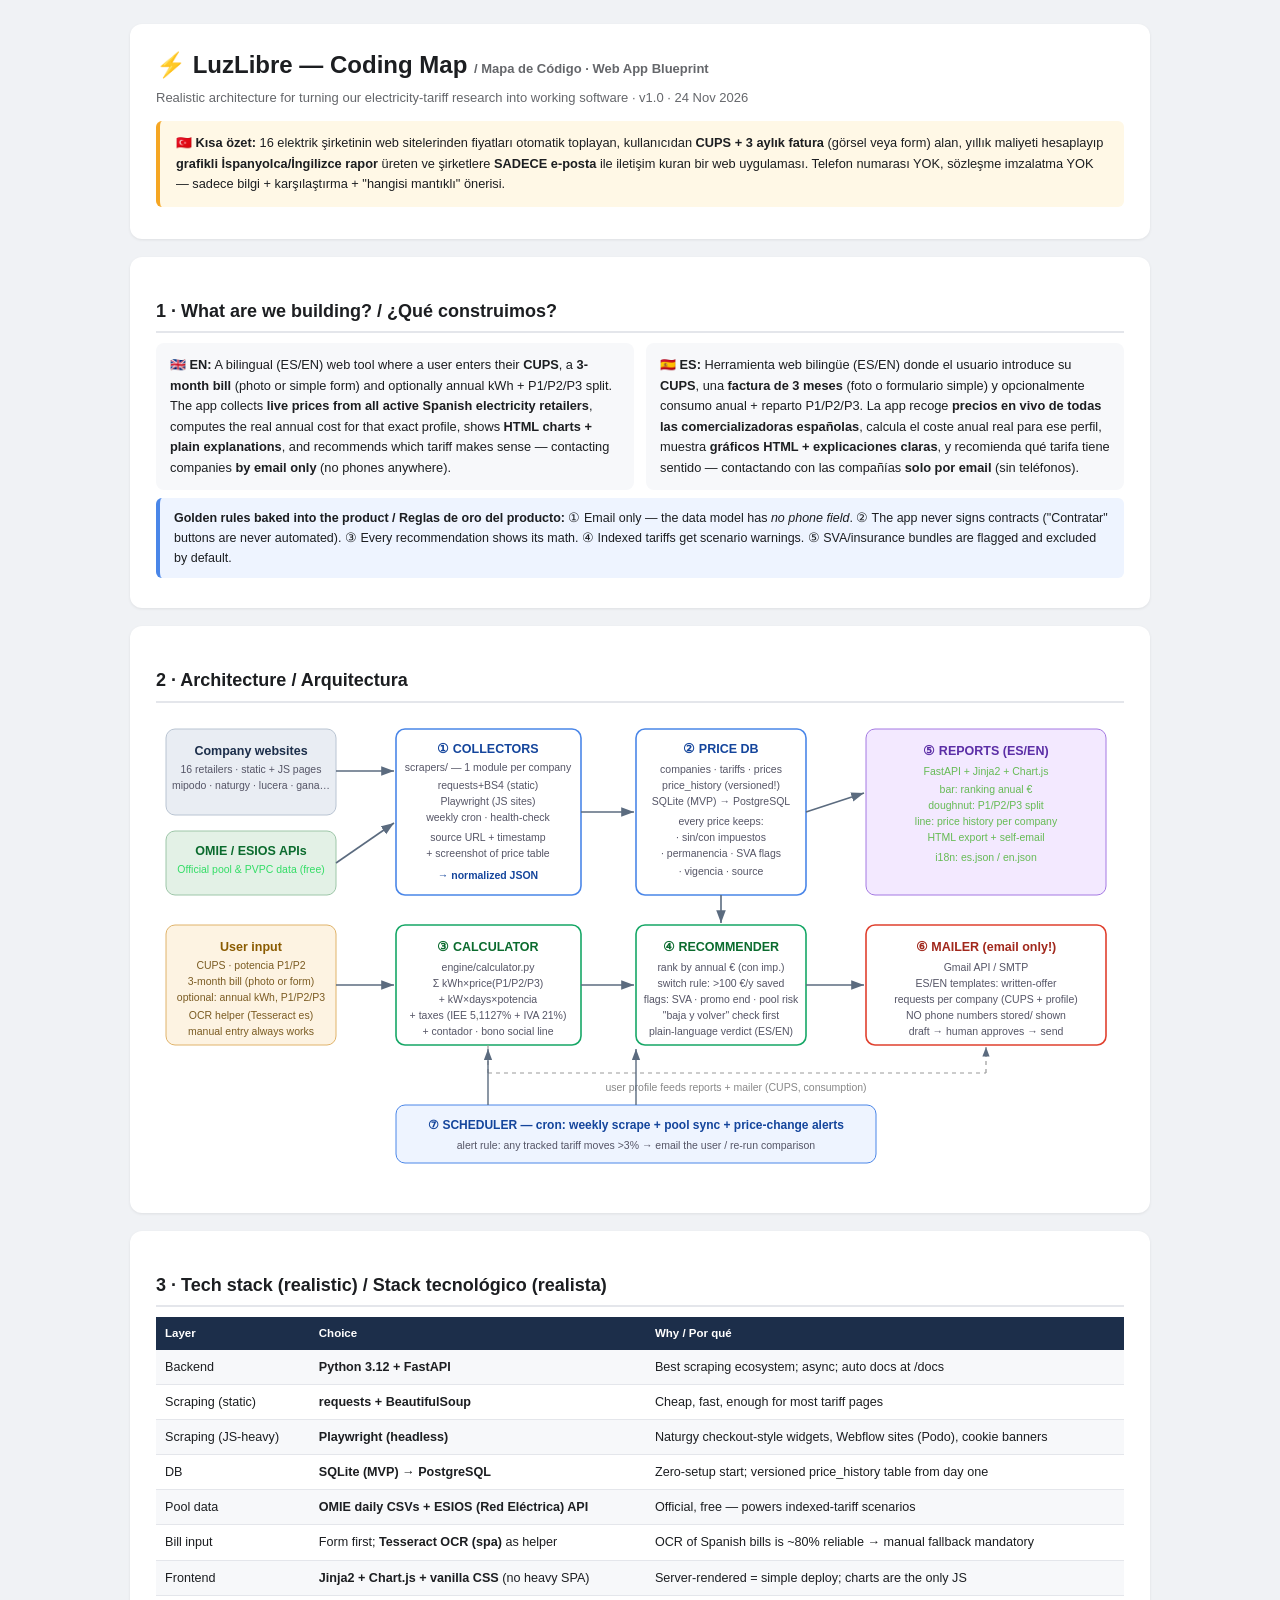
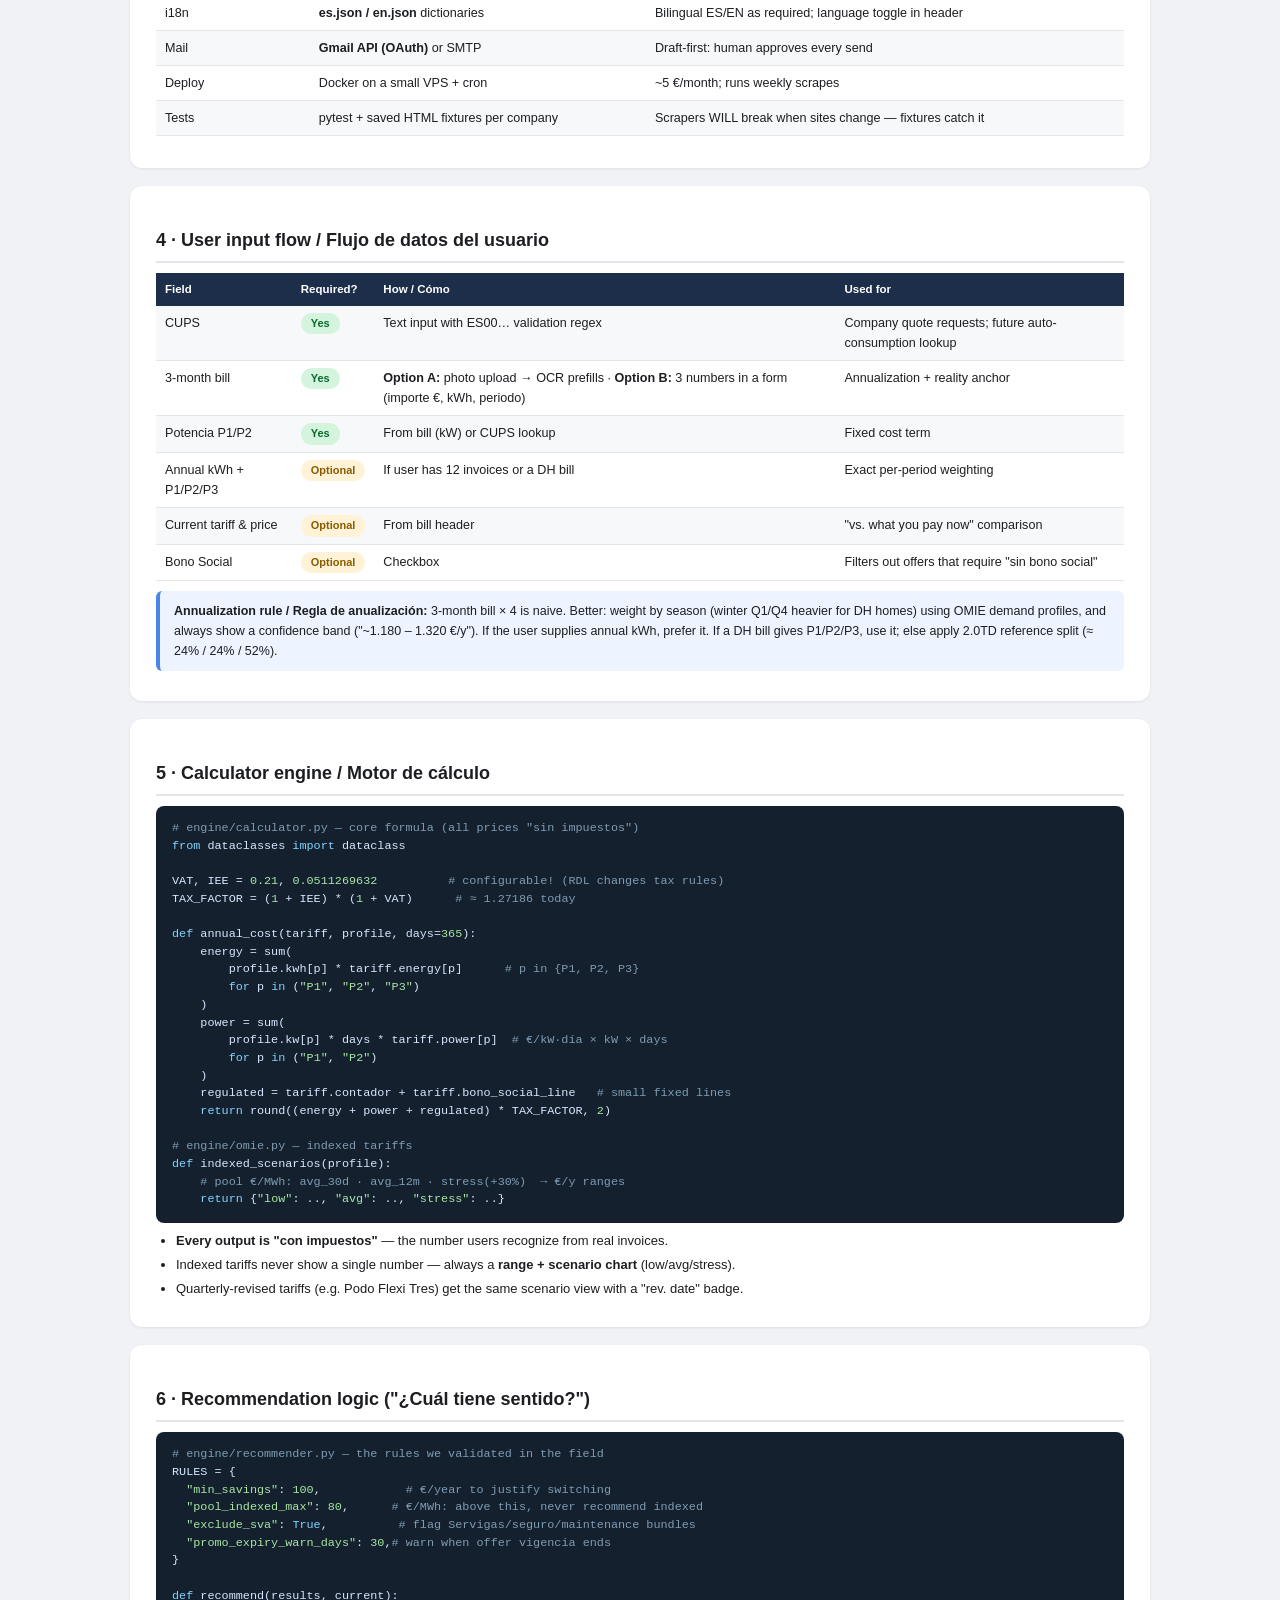
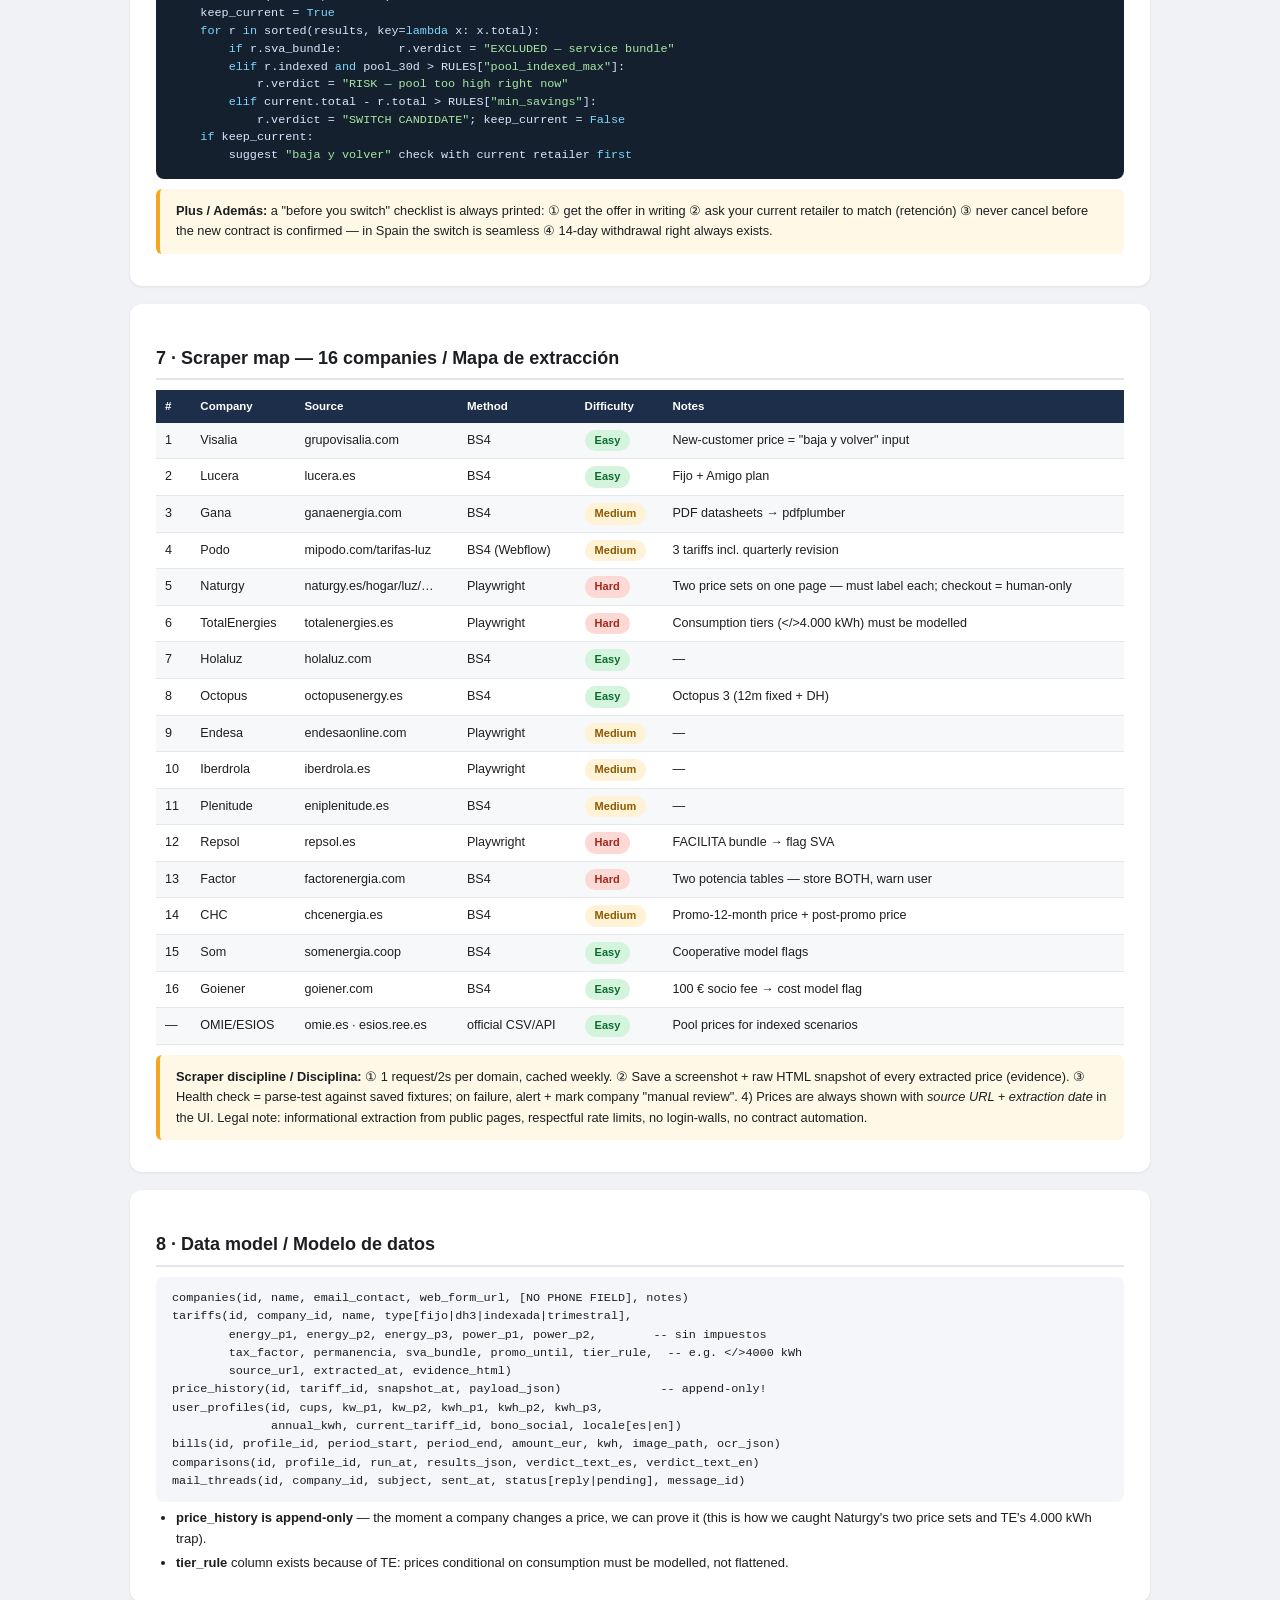
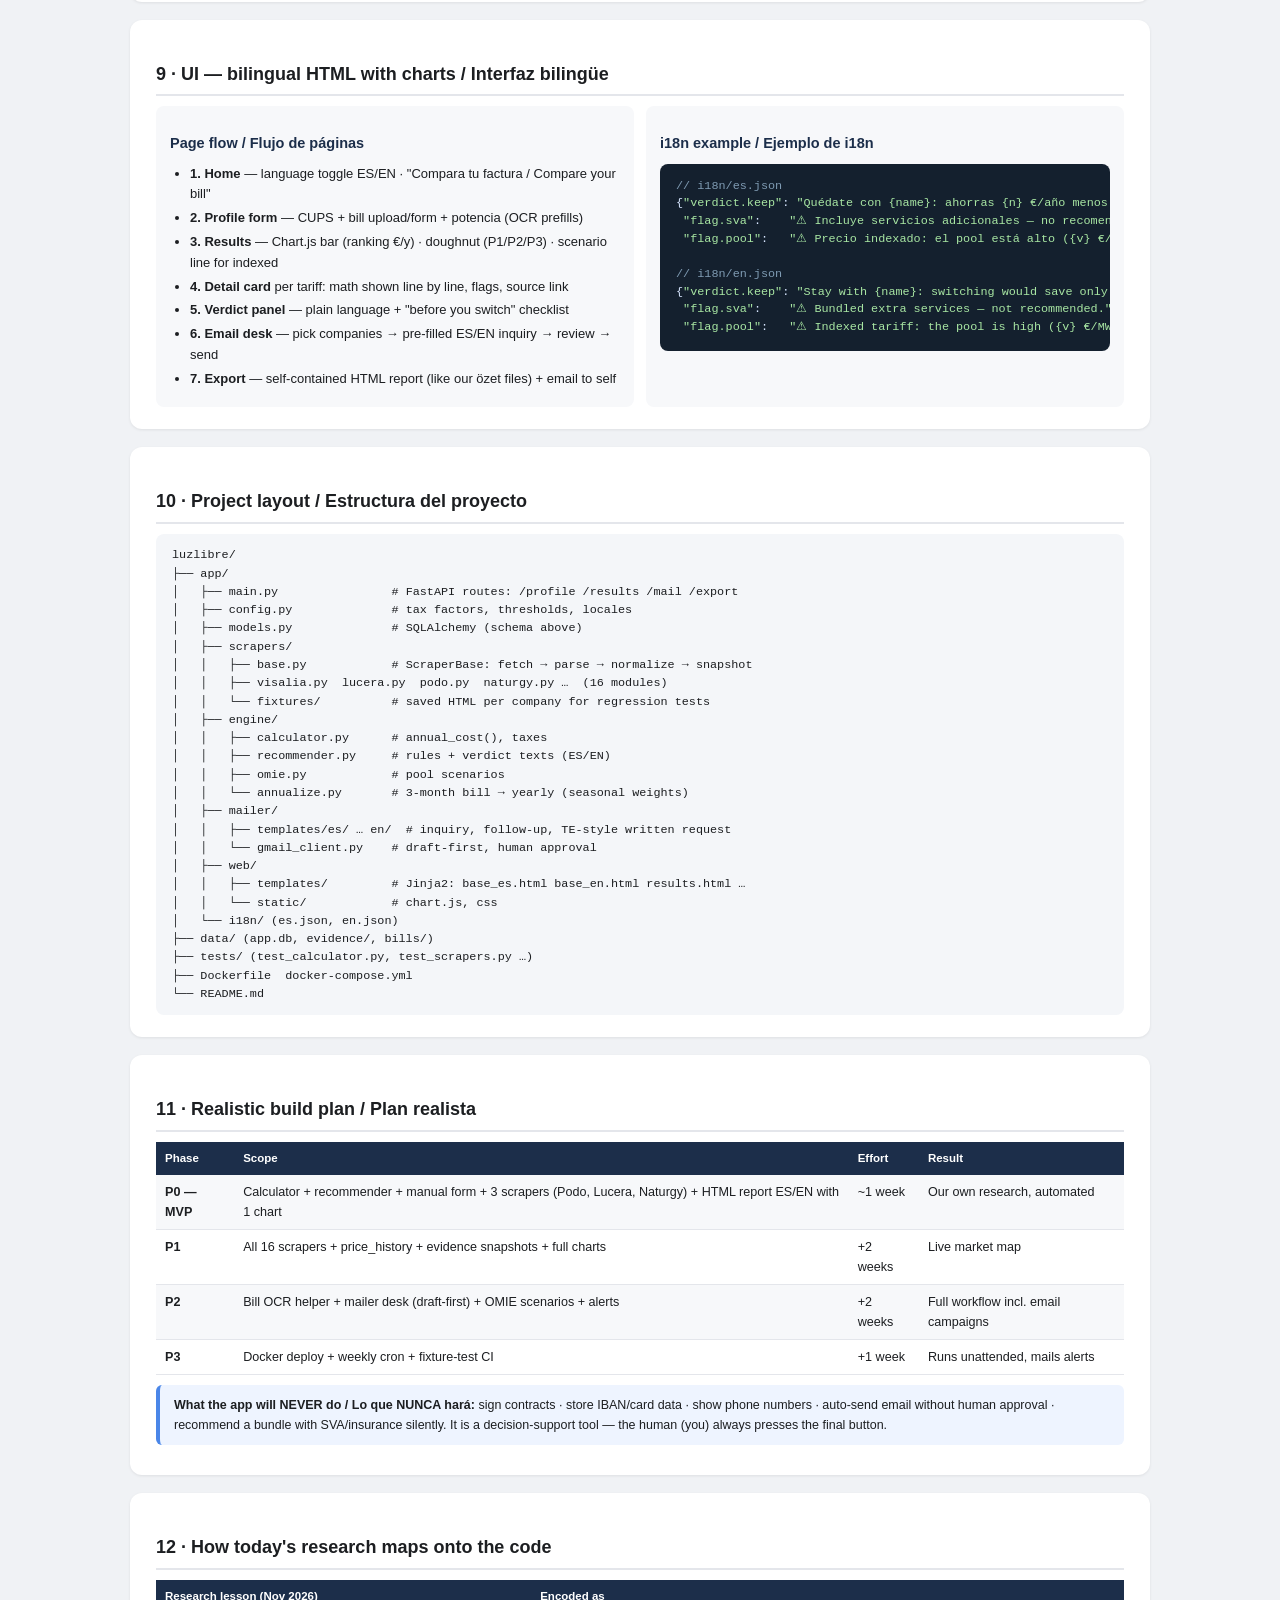
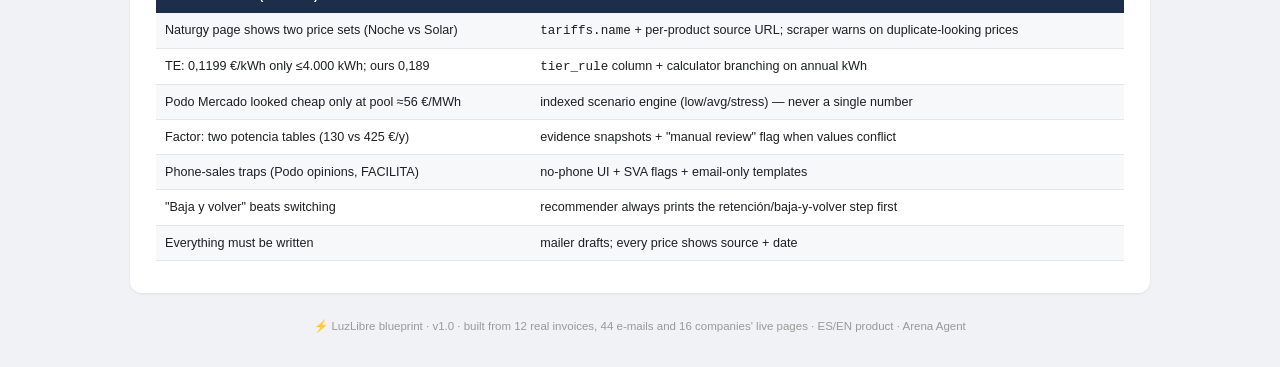
<file: docs/tarifa_app_kod_haritasi.html>
<!DOCTYPE html>
<html lang="en">
<head>
<meta charset="UTF-8">
<meta name="viewport" content="width=device-width, initial-scale=1.0">
<title>⚡ LuzLibre — Mapa de Código / Coding Map</title>
<style>
  * { box-sizing: border-box; margin: 0; padding: 0; }
  body { font-family: -apple-system, "Segoe UI", Roboto, Arial, sans-serif; background: #f0f2f5; color: #1c1e21; line-height: 1.6; padding: 24px; }
  .wrap { max-width: 1020px; margin: 0 auto; }
  .card { background: #fff; border-radius: 12px; padding: 22px 26px; margin-bottom: 18px; box-shadow: 0 1px 3px rgba(0,0,0,.08); }
  h1 { font-size: 24px; margin-bottom: 4px; }
  h2 { font-size: 18px; margin: 18px 0 10px; padding-bottom: 6px; border-bottom: 2px solid #e4e6eb; }
  h3 { font-size: 14.5px; margin: 14px 0 8px; color: #1c2e4a; }
  .sub { color: #65676b; font-size: 13px; }
  table { width: 100%; border-collapse: collapse; font-size: 12.6px; margin: 10px 0; }
  th { background: #1c2e4a; color: #fff; text-align: left; padding: 7px 9px; font-size: 11.5px; }
  td { padding: 7px 9px; border-bottom: 1px solid #e4e6eb; vertical-align: top; }
  tr:nth-child(even) td { background: #f7f8fa; }
  code, pre { font-family: Consolas, "Courier New", monospace; }
  pre { background: #14202e; color: #d8e6ff; padding: 14px 16px; border-radius: 8px; overflow-x: auto; font-size: 11.8px; line-height: 1.5; margin: 8px 0; }
  pre .c { color: #7f9bb3; } pre .k { color: #7fd4ff; } pre .s { color: #a8e6a3; }
  .pill { display: inline-block; padding: 2px 10px; border-radius: 999px; font-size: 11px; font-weight: 700; }
  .ok { background: #d4f4dd; color: #0b6b2e; }
  .wait { background: #fff2d6; color: #8a5b00; }
  .no { background: #fdd9d5; color: #a1281c; }
  .info { background: #d8e6ff; color: #14459c; }
  .rule { background: #fff8e6; border-left: 4px solid #f5a623; padding: 12px 16px; border-radius: 6px; font-size: 12.8px; margin: 10px 0; }
  .two { display: flex; gap: 12px; flex-wrap: wrap; }
  .two > div { flex: 1; min-width: 300px; background: #f7f8fa; border-radius: 8px; padding: 12px 14px; font-size: 12.8px; }
  .flag { background: #eef4ff; border-left: 4px solid #4a86e8; padding: 10px 14px; border-radius: 6px; font-size: 12.5px; margin: 8px 0; }
  .foot { text-align: center; color: #999; font-size: 11.5px; margin: 24px 0 8px; }
  ul { margin: 6px 0 6px 20px; font-size: 13px; }
  li { margin: 3px 0; }
  .tree { background: #f4f6f9; border-radius: 8px; padding: 12px 16px; font-family: Consolas, monospace; font-size: 11.8px; white-space: pre; line-height: 1.55; overflow-x: auto; }
  .badge { font-size: 10.5px; background: #eef; color: #336; border-radius: 4px; padding: 1px 6px; }
</style>
</head>
<body>
<div class="wrap">

<div class="card">
  <h1>⚡ LuzLibre — Coding Map <span class="sub">/ Mapa de Código · Web App Blueprint</span></h1>
  <div class="sub">Realistic architecture for turning our electricity-tariff research into working software · v1.0 · 24 Nov 2026</div>
  <div class="rule" style="margin-top:12px">
    <b>🇹🇷 Kısa özet:</b> 16 elektrik şirketinin web sitelerinden fiyatları otomatik toplayan, kullanıcıdan <b>CUPS + 3 aylık fatura</b> (görsel veya form) alan, yıllık maliyeti hesaplayıp <b>grafikli İspanyolca/İngilizce rapor</b> üreten ve şirketlere <b>SADECE e-posta</b> ile iletişim kuran bir web uygulaması. Telefon numarası YOK, sözleşme imzalatma YOK — sadece bilgi + karşılaştırma + "hangisi mantıklı" önerisi.
  </div>
</div>

<!-- ===== 1. WHAT ===== -->
<div class="card">
  <h2>1 · What are we building? / ¿Qué construimos?</h2>
  <div class="two">
    <div><b>🇬🇧 EN:</b> A bilingual (ES/EN) web tool where a user enters their <b>CUPS</b>, a <b>3-month bill</b> (photo or simple form) and optionally annual kWh + P1/P2/P3 split. The app collects <b>live prices from all active Spanish electricity retailers</b>, computes the real annual cost for that exact profile, shows <b>HTML charts + plain explanations</b>, and recommends which tariff makes sense — contacting companies <b>by email only</b> (no phones anywhere).</div>
    <div><b>🇪🇸 ES:</b> Herramienta web bilingüe (ES/EN) donde el usuario introduce su <b>CUPS</b>, una <b>factura de 3 meses</b> (foto o formulario simple) y opcionalmente consumo anual + reparto P1/P2/P3. La app recoge <b>precios en vivo de todas las comercializadoras españolas</b>, calcula el coste anual real para ese perfil, muestra <b>gráficos HTML + explicaciones claras</b>, y recomienda qué tarifa tiene sentido — contactando con las compañías <b>solo por email</b> (sin teléfonos).</div>
  </div>
  <div class="flag"><b>Golden rules baked into the product / Reglas de oro del producto:</b> ① Email only — the data model has <i>no phone field</i>. ② The app never signs contracts ("Contratar" buttons are never automated). ③ Every recommendation shows its math. ④ Indexed tariffs get scenario warnings. ⑤ SVA/insurance bundles are flagged and excluded by default.</div>
</div>

<!-- ===== 2. ARCHITECTURE ===== -->
<div class="card">
  <h2>2 · Architecture / Arquitectura</h2>
  <svg viewBox="0 0 960 470" width="100%" style="max-width:960px">
    <defs>
      <marker id="arr" markerWidth="9" markerHeight="9" refX="8" refY="3" orient="auto"><path d="M0,0 L8,3 L0,6 z" fill="#5b6b7f"/></marker>
    </defs>
    <!-- websites -->
    <rect x="10" y="16" width="170" height="86" rx="9" fill="#e9edf3" stroke="#b9c4d2"/>
    <text x="95" y="42" text-anchor="middle" font-size="12.5" font-weight="700" fill="#1c2e4a">Company websites</text>
    <text x="95" y="60" text-anchor="middle" font-size="10.5" fill="#556">16 retailers · static + JS pages</text>
    <text x="95" y="76" text-anchor="middle" font-size="10.5" fill="#556">mipodo · naturgy · lucera · gana…</text>
    <!-- OMIE -->
    <rect x="10" y="118" width="170" height="64" rx="9" fill="#e3f1e6" stroke="#9dc6a8"/>
    <text x="95" y="142" text-anchor="middle" font-size="12.5" font-weight="700" fill="#0b6b2e">OMIE / ESIOS APIs</text>
    <text x="95" y="160" text-anchor="middle" font-size="10.5" fill="#3d6">Official pool &amp; PVPC data (free)</text>
    <!-- scrapers -->
    <rect x="240" y="16" width="185" height="166" rx="9" fill="#fff" stroke="#4a86e8" stroke-width="1.6"/>
    <text x="332" y="40" text-anchor="middle" font-size="12.5" font-weight="700" fill="#14459c">① COLLECTORS</text>
    <text x="332" y="58" text-anchor="middle" font-size="10.5" fill="#556">scrapers/ — 1 module per company</text>
    <text x="332" y="76" text-anchor="middle" font-size="10.5" fill="#556">requests+BS4 (static)</text>
    <text x="332" y="92" text-anchor="middle" font-size="10.5" fill="#556">Playwright (JS sites)</text>
    <text x="332" y="108" text-anchor="middle" font-size="10.5" fill="#556">weekly cron · health-check</text>
    <text x="332" y="128" text-anchor="middle" font-size="10.5" fill="#556">source URL + timestamp</text>
    <text x="332" y="144" text-anchor="middle" font-size="10.5" fill="#556">+ screenshot of price table</text>
    <text x="332" y="166" text-anchor="middle" font-size="10.5" font-weight="700" fill="#14459c">→ normalized JSON</text>
    <!-- DB -->
    <rect x="480" y="16" width="170" height="166" rx="9" fill="#fff" stroke="#4a86e8" stroke-width="1.6"/>
    <text x="565" y="40" text-anchor="middle" font-size="12.5" font-weight="700" fill="#14459c">② PRICE DB</text>
    <text x="565" y="60" text-anchor="middle" font-size="10.5" fill="#556">companies · tariffs · prices</text>
    <text x="565" y="76" text-anchor="middle" font-size="10.5" fill="#556">price_history (versioned!)</text>
    <text x="565" y="92" text-anchor="middle" font-size="10.5" fill="#556">SQLite (MVP) → PostgreSQL</text>
    <text x="565" y="112" text-anchor="middle" font-size="10.5" fill="#556">every price keeps:</text>
    <text x="565" y="128" text-anchor="middle" font-size="10.5" fill="#556">· sin/con impuestos</text>
    <text x="565" y="144" text-anchor="middle" font-size="10.5" fill="#556">· permanencia · SVA flags</text>
    <text x="565" y="162" text-anchor="middle" font-size="10.5" fill="#556">· vigencia · source</text>
    <!-- user input -->
    <rect x="10" y="212" width="170" height="120" rx="9" fill="#fdf3e2" stroke="#e0b36a"/>
    <text x="95" y="238" text-anchor="middle" font-size="12.5" font-weight="700" fill="#8a5b00">User input</text>
    <text x="95" y="256" text-anchor="middle" font-size="10.5" fill="#7a5b22">CUPS · potencia P1/P2</text>
    <text x="95" y="272" text-anchor="middle" font-size="10.5" fill="#7a5b22">3-month bill (photo or form)</text>
    <text x="95" y="288" text-anchor="middle" font-size="10.5" fill="#7a5b22">optional: annual kWh, P1/P2/P3</text>
    <text x="95" y="306" text-anchor="middle" font-size="10.5" fill="#7a5b22">OCR helper (Tesseract es)</text>
    <text x="95" y="322" text-anchor="middle" font-size="10.5" fill="#7a5b22">manual entry always works</text>
    <!-- calculator -->
    <rect x="240" y="212" width="185" height="120" rx="9" fill="#fff" stroke="#16a766" stroke-width="1.6"/>
    <text x="332" y="238" text-anchor="middle" font-size="12.5" font-weight="700" fill="#0b6b2e">③ CALCULATOR</text>
    <text x="332" y="258" text-anchor="middle" font-size="10.5" fill="#556">engine/calculator.py</text>
    <text x="332" y="274" text-anchor="middle" font-size="10.5" fill="#556">Σ kWh×price(P1/P2/P3)</text>
    <text x="332" y="290" text-anchor="middle" font-size="10.5" fill="#556">+ kW×days×potencia</text>
    <text x="332" y="306" text-anchor="middle" font-size="10.5" fill="#556">+ taxes (IEE 5,1127% + IVA 21%)</text>
    <text x="332" y="322" text-anchor="middle" font-size="10.5" fill="#556">+ contador · bono social line</text>
    <!-- recommender -->
    <rect x="480" y="212" width="170" height="120" rx="9" fill="#fff" stroke="#16a766" stroke-width="1.6"/>
    <text x="565" y="238" text-anchor="middle" font-size="12.5" font-weight="700" fill="#0b6b2e">④ RECOMMENDER</text>
    <text x="565" y="258" text-anchor="middle" font-size="10.5" fill="#556">rank by annual € (con imp.)</text>
    <text x="565" y="274" text-anchor="middle" font-size="10.5" fill="#556">switch rule: &gt;100 €/y saved</text>
    <text x="565" y="290" text-anchor="middle" font-size="10.5" fill="#556">flags: SVA · promo end · pool risk</text>
    <text x="565" y="306" text-anchor="middle" font-size="10.5" fill="#556">"baja y volver" check first</text>
    <text x="565" y="322" text-anchor="middle" font-size="10.5" fill="#556">plain-language verdict (ES/EN)</text>
    <!-- output -->
    <rect x="710" y="16" width="240" height="166" rx="9" fill="#f3e9ff" stroke="#a479e2"/>
    <text x="830" y="42" text-anchor="middle" font-size="12.5" font-weight="700" fill="#5b2ea6">⑤ REPORTS (ES/EN)</text>
    <text x="830" y="62" text-anchor="middle" font-size="10.5" fill="#6b5">FastAPI + Jinja2 + Chart.js</text>
    <text x="830" y="80" text-anchor="middle" font-size="10.5" fill="#6b5">bar: ranking anual €</text>
    <text x="830" y="96" text-anchor="middle" font-size="10.5" fill="#6b5">doughnut: P1/P2/P3 split</text>
    <text x="830" y="112" text-anchor="middle" font-size="10.5" fill="#6b5">line: price history per company</text>
    <text x="830" y="128" text-anchor="middle" font-size="10.5" fill="#6b5">HTML export + self-email</text>
    <text x="830" y="148" text-anchor="middle" font-size="10.5" fill="#6b5">i18n: es.json / en.json</text>
    <!-- mailer -->
    <rect x="710" y="212" width="240" height="120" rx="9" fill="#fff" stroke="#e0402e" stroke-width="1.6"/>
    <text x="830" y="238" text-anchor="middle" font-size="12.5" font-weight="700" fill="#a1281c">⑥ MAILER (email only!)</text>
    <text x="830" y="258" text-anchor="middle" font-size="10.5" fill="#556">Gmail API / SMTP</text>
    <text x="830" y="274" text-anchor="middle" font-size="10.5" fill="#556">ES/EN templates: written-offer</text>
    <text x="830" y="290" text-anchor="middle" font-size="10.5" fill="#556">requests per company (CUPS + profile)</text>
    <text x="830" y="306" text-anchor="middle" font-size="10.5" fill="#556">NO phone numbers stored/ shown</text>
    <text x="830" y="322" text-anchor="middle" font-size="10.5" fill="#556">draft → human approves → send</text>
    <!-- arrows -->
    <line x1="180" y1="58" x2="238" y2="58" stroke="#5b6b7f" stroke-width="1.6" marker-end="url(#arr)"/>
    <line x1="180" y1="150" x2="238" y2="110" stroke="#5b6b7f" stroke-width="1.6" marker-end="url(#arr)"/>
    <line x1="425" y1="99" x2="478" y2="99" stroke="#5b6b7f" stroke-width="1.6" marker-end="url(#arr)"/>
    <line x1="565" y1="182" x2="565" y2="210" stroke="#5b6b7f" stroke-width="1.6" marker-end="url(#arr)"/>
    <line x1="650" y1="99" x2="708" y2="80" stroke="#5b6b7f" stroke-width="1.6" marker-end="url(#arr)"/>
    <line x1="650" y1="272" x2="708" y2="272" stroke="#5b6b7f" stroke-width="1.6" marker-end="url(#arr)"/>
    <line x1="180" y1="272" x2="238" y2="272" stroke="#5b6b7f" stroke-width="1.6" marker-end="url(#arr)"/>
    <line x1="425" y1="272" x2="478" y2="272" stroke="#5b6b7f" stroke-width="1.6" marker-end="url(#arr)"/>
    <line x1="332" y1="332" x2="332" y2="360" stroke="#999" stroke-width="1.2" stroke-dasharray="4"/>
    <line x1="332" y1="360" x2="830" y2="360" stroke="#999" stroke-width="1.2" stroke-dasharray="4"/>
    <line x1="830" y1="360" x2="830" y2="334" stroke="#999" stroke-width="1.2" stroke-dasharray="4" marker-end="url(#arr)"/>
    <text x="580" y="378" text-anchor="middle" font-size="10.5" fill="#888">user profile feeds reports + mailer (CUPS, consumption)</text>
    <!-- scheduler -->
    <rect x="240" y="392" width="480" height="58" rx="9" fill="#eef4ff" stroke="#4a86e8"/>
    <text x="480" y="416" text-anchor="middle" font-size="12" font-weight="700" fill="#14459c">⑦ SCHEDULER — cron: weekly scrape + pool sync + price-change alerts</text>
    <text x="480" y="436" text-anchor="middle" font-size="10.5" fill="#556">alert rule: any tracked tariff moves &gt;3% → email the user / re-run comparison</text>
    <line x1="480" y1="392" x2="480" y2="336" stroke="#5b6b7f" stroke-width="1.4" marker-end="url(#arr)"/>
    <line x1="332" y1="392" x2="332" y2="336" stroke="#5b6b7f" stroke-width="1.4" marker-end="url(#arr)"/>
  </svg>
</div>

<!-- ===== 3. STACK ===== -->
<div class="card">
  <h2>3 · Tech stack (realistic) / Stack tecnológico (realista)</h2>
  <table>
    <tr><th>Layer</th><th>Choice</th><th>Why / Por qué</th></tr>
    <tr><td>Backend</td><td><b>Python 3.12 + FastAPI</b></td><td>Best scraping ecosystem; async; auto docs at /docs</td></tr>
    <tr><td>Scraping (static)</td><td><b>requests + BeautifulSoup</b></td><td>Cheap, fast, enough for most tariff pages</td></tr>
    <tr><td>Scraping (JS-heavy)</td><td><b>Playwright (headless)</b></td><td>Naturgy checkout-style widgets, Webflow sites (Podo), cookie banners</td></tr>
    <tr><td>DB</td><td><b>SQLite (MVP) → PostgreSQL</b></td><td>Zero-setup start; versioned price_history table from day one</td></tr>
    <tr><td>Pool data</td><td><b>OMIE daily CSVs + ESIOS (Red Eléctrica) API</b></td><td>Official, free — powers indexed-tariff scenarios</td></tr>
    <tr><td>Bill input</td><td>Form first; <b>Tesseract OCR (spa)</b> as helper</td><td>OCR of Spanish bills is ~80% reliable → manual fallback mandatory</td></tr>
    <tr><td>Frontend</td><td><b>Jinja2 + Chart.js + vanilla CSS</b> (no heavy SPA)</td><td>Server-rendered = simple deploy; charts are the only JS</td></tr>
    <tr><td>i18n</td><td><b>es.json / en.json</b> dictionaries</td><td>Bilingual ES/EN as required; language toggle in header</td></tr>
    <tr><td>Mail</td><td><b>Gmail API (OAuth)</b> or SMTP</td><td>Draft-first: human approves every send</td></tr>
    <tr><td>Deploy</td><td>Docker on a small VPS + cron</td><td>~5 €/month; runs weekly scrapes</td></tr>
    <tr><td>Tests</td><td>pytest + saved HTML fixtures per company</td><td>Scrapers WILL break when sites change — fixtures catch it</td></tr>
  </table>
</div>

<!-- ===== 4. INPUT ===== -->
<div class="card">
  <h2>4 · User input flow / Flujo de datos del usuario</h2>
  <table>
    <tr><th>Field</th><th>Required?</th><th>How / Cómo</th><th>Used for</th></tr>
    <tr><td>CUPS</td><td><span class="pill ok">Yes</span></td><td>Text input with ES00… validation regex</td><td>Company quote requests; future auto-consumption lookup</td></tr>
    <tr><td>3-month bill</td><td><span class="pill ok">Yes</span></td><td><b>Option A:</b> photo upload → OCR prefills · <b>Option B:</b> 3 numbers in a form (importe €, kWh, periodo)</td><td>Annualization + reality anchor</td></tr>
    <tr><td>Potencia P1/P2</td><td><span class="pill ok">Yes</span></td><td>From bill (kW) or CUPS lookup</td><td>Fixed cost term</td></tr>
    <tr><td>Annual kWh + P1/P2/P3</td><td><span class="pill wait">Optional</span></td><td>If user has 12 invoices or a DH bill</td><td>Exact per-period weighting</td></tr>
    <tr><td>Current tariff &amp; price</td><td><span class="pill wait">Optional</span></td><td>From bill header</td><td>"vs. what you pay now" comparison</td></tr>
    <tr><td>Bono Social</td><td><span class="pill wait">Optional</span></td><td>Checkbox</td><td>Filters out offers that require "sin bono social"</td></tr>
  </table>
  <div class="flag"><b>Annualization rule / Regla de anualización:</b> 3-month bill × 4 is naive. Better: weight by season (winter Q1/Q4 heavier for DH homes) using OMIE demand profiles, and always show a confidence band ("~1.180 – 1.320 €/y"). If the user supplies annual kWh, prefer it. If a DH bill gives P1/P2/P3, use it; else apply 2.0TD reference split (≈ 24% / 24% / 52%).</div>
</div>

<!-- ===== 5. CALCULATOR ===== -->
<div class="card">
  <h2>5 · Calculator engine / Motor de cálculo</h2>
  <pre><span class="c"># engine/calculator.py — core formula (all prices "sin impuestos")</span>
<span class="k">from</span> dataclasses <span class="k">import</span> dataclass

VAT, IEE = <span class="s">0.21</span>, <span class="s">0.0511269632</span>          <span class="c"># configurable! (RDL changes tax rules)</span>
TAX_FACTOR = (<span class="s">1</span> + IEE) * (<span class="s">1</span> + VAT)      <span class="c"># ≈ 1.27186 today</span>

<span class="k">def</span> annual_cost(tariff, profile, days=<span class="s">365</span>):
    energy = sum(
        profile.kwh[p] * tariff.energy[p]      <span class="c"># p in {P1, P2, P3}</span>
        <span class="k">for</span> p <span class="k">in</span> (<span class="s">"P1"</span>, <span class="s">"P2"</span>, <span class="s">"P3"</span>)
    )
    power = sum(
        profile.kw[p] * days * tariff.power[p]  <span class="c"># €/kW·día × kW × days</span>
        <span class="k">for</span> p <span class="k">in</span> (<span class="s">"P1"</span>, <span class="s">"P2"</span>)
    )
    regulated = tariff.contador + tariff.bono_social_line   <span class="c"># small fixed lines</span>
    <span class="k">return</span> round((energy + power + regulated) * TAX_FACTOR, <span class="s">2</span>)

<span class="c"># engine/omie.py — indexed tariffs</span>
<span class="k">def</span> indexed_scenarios(profile):
    <span class="c"># pool €/MWh: avg_30d · avg_12m · stress(+30%)  → €/y ranges</span>
    <span class="k">return</span> {<span class="s">"low"</span>: .., <span class="s">"avg"</span>: .., <span class="s">"stress"</span>: ..}</pre>
  <ul>
    <li><b>Every output is "con impuestos"</b> — the number users recognize from real invoices.</li>
    <li>Indexed tariffs never show a single number — always a <b>range + scenario chart</b> (low/avg/stress).</li>
    <li>Quarterly-revised tariffs (e.g. Podo Flexi Tres) get the same scenario view with a "rev. date" badge.</li>
  </ul>
</div>

<!-- ===== 6. RECOMMENDER ===== -->
<div class="card">
  <h2>6 · Recommendation logic ("¿Cuál tiene sentido?")</h2>
  <pre><span class="c"># engine/recommender.py — the rules we validated in the field</span>
RULES = {
  <span class="s">"min_savings"</span>: <span class="s">100</span>,            <span class="c"># €/year to justify switching</span>
  <span class="s">"pool_indexed_max"</span>: <span class="s">80</span>,      <span class="c"># €/MWh: above this, never recommend indexed</span>
  <span class="s">"exclude_sva"</span>: <span class="k">True</span>,          <span class="c"># flag Servigas/seguro/maintenance bundles</span>
  <span class="s">"promo_expiry_warn_days"</span>: <span class="s">30</span>,<span class="c"># warn when offer vigencia ends</span>
}

<span class="k">def</span> recommend(results, current):
    keep_current = <span class="k">True</span>
    <span class="k">for</span> r <span class="k">in</span> sorted(results, key=<span class="k">lambda</span> x: x.total):
        <span class="k">if</span> r.sva_bundle:        r.verdict = <span class="s">"EXCLUDED — service bundle"</span>
        <span class="k">elif</span> r.indexed <span class="k">and</span> pool_30d &gt; RULES[<span class="s">"pool_indexed_max"</span>]:
            r.verdict = <span class="s">"RISK — pool too high right now"</span>
        <span class="k">elif</span> current.total - r.total &gt; RULES[<span class="s">"min_savings"</span>]:
            r.verdict = <span class="s">"SWITCH CANDIDATE"</span>; keep_current = <span class="k">False</span>
    <span class="k">if</span> keep_current:
        suggest <span class="s">"baja y volver"</span> check with current retailer <span class="k">first</span></pre>
  <div class="rule"><b>Plus / Además:</b> a "before you switch" checklist is always printed: ① get the offer in writing ② ask your current retailer to match (retención) ③ never cancel before the new contract is confirmed — in Spain the switch is seamless ④ 14-day withdrawal right always exists.</div>
</div>

<!-- ===== 7. SCRAPERS ===== -->
<div class="card">
  <h2>7 · Scraper map — 16 companies / Mapa de extracción</h2>
  <table>
    <tr><th>#</th><th>Company</th><th>Source</th><th>Method</th><th>Difficulty</th><th>Notes</th></tr>
    <tr><td>1</td><td>Visalia</td><td>grupovisalia.com</td><td>BS4</td><td><span class="pill ok">Easy</span></td><td>New-customer price = "baja y volver" input</td></tr>
    <tr><td>2</td><td>Lucera</td><td>lucera.es</td><td>BS4</td><td><span class="pill ok">Easy</span></td><td>Fijo + Amigo plan</td></tr>
    <tr><td>3</td><td>Gana</td><td>ganaenergia.com</td><td>BS4</td><td><span class="pill wait">Medium</span></td><td>PDF datasheets → pdfplumber</td></tr>
    <tr><td>4</td><td>Podo</td><td>mipodo.com/tarifas-luz</td><td>BS4 (Webflow)</td><td><span class="pill wait">Medium</span></td><td>3 tariffs incl. quarterly revision</td></tr>
    <tr><td>5</td><td>Naturgy</td><td>naturgy.es/hogar/luz/…</td><td>Playwright</td><td><span class="pill no">Hard</span></td><td>Two price sets on one page — must label each; checkout = human-only</td></tr>
    <tr><td>6</td><td>TotalEnergies</td><td>totalenergies.es</td><td>Playwright</td><td><span class="pill no">Hard</span></td><td>Consumption tiers (&lt;/&gt;4.000 kWh) must be modelled</td></tr>
    <tr><td>7</td><td>Holaluz</td><td>holaluz.com</td><td>BS4</td><td><span class="pill ok">Easy</span></td><td>—</td></tr>
    <tr><td>8</td><td>Octopus</td><td>octopusenergy.es</td><td>BS4</td><td><span class="pill ok">Easy</span></td><td>Octopus 3 (12m fixed + DH)</td></tr>
    <tr><td>9</td><td>Endesa</td><td>endesaonline.com</td><td>Playwright</td><td><span class="pill wait">Medium</span></td><td>—</td></tr>
    <tr><td>10</td><td>Iberdrola</td><td>iberdrola.es</td><td>Playwright</td><td><span class="pill wait">Medium</span></td><td>—</td></tr>
    <tr><td>11</td><td>Plenitude</td><td>eniplenitude.es</td><td>BS4</td><td><span class="pill wait">Medium</span></td><td>—</td></tr>
    <tr><td>12</td><td>Repsol</td><td>repsol.es</td><td>Playwright</td><td><span class="pill no">Hard</span></td><td>FACILITA bundle → flag SVA</td></tr>
    <tr><td>13</td><td>Factor</td><td>factorenergia.com</td><td>BS4</td><td><span class="pill no">Hard</span></td><td>Two potencia tables — store BOTH, warn user</td></tr>
    <tr><td>14</td><td>CHC</td><td>chcenergia.es</td><td>BS4</td><td><span class="pill wait">Medium</span></td><td>Promo-12-month price + post-promo price</td></tr>
    <tr><td>15</td><td>Som</td><td>somenergia.coop</td><td>BS4</td><td><span class="pill ok">Easy</span></td><td>Cooperative model flags</td></tr>
    <tr><td>16</td><td>Goiener</td><td>goiener.com</td><td>BS4</td><td><span class="pill ok">Easy</span></td><td>100 € socio fee → cost model flag</td></tr>
    <tr><td>—</td><td>OMIE/ESIOS</td><td>omie.es · esios.ree.es</td><td>official CSV/API</td><td><span class="pill ok">Easy</span></td><td>Pool prices for indexed scenarios</td></tr>
  </table>
  <div class="rule"><b>Scraper discipline / Disciplina:</b> ① 1 request/2s per domain, cached weekly. ② Save a screenshot + raw HTML snapshot of every extracted price (evidence). ③ Health check = parse-test against saved fixtures; on failure, alert + mark company "manual review". 4) Prices are always shown with <i>source URL + extraction date</i> in the UI. Legal note: informational extraction from public pages, respectful rate limits, no login-walls, no contract automation.</div>
</div>

<!-- ===== 8. DATA MODEL ===== -->
<div class="card">
  <h2>8 · Data model / Modelo de datos</h2>
  <div class="tree">companies(id, name, email_contact, web_form_url, [NO PHONE FIELD], notes)
tariffs(id, company_id, name, type[fijo|dh3|indexada|trimestral],
        energy_p1, energy_p2, energy_p3, power_p1, power_p2,        -- sin impuestos
        tax_factor, permanencia, sva_bundle, promo_until, tier_rule,  -- e.g. &lt;/&gt;4000 kWh
        source_url, extracted_at, evidence_html)
price_history(id, tariff_id, snapshot_at, payload_json)              -- append-only!
user_profiles(id, cups, kw_p1, kw_p2, kwh_p1, kwh_p2, kwh_p3,
              annual_kwh, current_tariff_id, bono_social, locale[es|en])
bills(id, profile_id, period_start, period_end, amount_eur, kwh, image_path, ocr_json)
comparisons(id, profile_id, run_at, results_json, verdict_text_es, verdict_text_en)
mail_threads(id, company_id, subject, sent_at, status[reply|pending], message_id)</div>
  <ul>
    <li><b>price_history is append-only</b> — the moment a company changes a price, we can prove it (this is how we caught Naturgy's two price sets and TE's 4.000 kWh trap).</li>
    <li><b>tier_rule</b> column exists because of TE: prices conditional on consumption must be modelled, not flattened.</li>
  </ul>
</div>

<!-- ===== 9. UI ===== -->
<div class="card">
  <h2>9 · UI — bilingual HTML with charts / Interfaz bilingüe</h2>
  <div class="two">
    <div>
      <h3>Page flow / Flujo de páginas</h3>
      <ul>
        <li><b>1. Home</b> — language toggle ES/EN · "Compara tu factura / Compare your bill"</li>
        <li><b>2. Profile form</b> — CUPS + bill upload/form + potencia (OCR prefills)</li>
        <li><b>3. Results</b> — Chart.js bar (ranking €/y) · doughnut (P1/P2/P3) · scenario line for indexed</li>
        <li><b>4. Detail card</b> per tariff: math shown line by line, flags, source link</li>
        <li><b>5. Verdict panel</b> — plain language + "before you switch" checklist</li>
        <li><b>6. Email desk</b> — pick companies → pre-filled ES/EN inquiry → review → send</li>
        <li><b>7. Export</b> — self-contained HTML report (like our özet files) + email to self</li>
      </ul>
    </div>
    <div>
      <h3>i18n example / Ejemplo de i18n</h3>
      <pre style="margin:0"><span class="c">// i18n/es.json</span>
{<span class="s">"verdict.keep"</span>: <span class="s">"Quédate con {name}: ahorras {n} €/año menos que cambiando."</span>,
 <span class="s">"flag.sva"</span>:    <span class="s">"⚠ Incluye servicios adicionales — no recomendado."</span>,
 <span class="s">"flag.pool"</span>:   <span class="s">"⚠ Precio indexado: el pool está alto ({v} €/MWh)."</span>}

<span class="c">// i18n/en.json</span>
{<span class="s">"verdict.keep"</span>: <span class="s">"Stay with {name}: switching would save only {n} €/year."</span>,
 <span class="s">"flag.sva"</span>:    <span class="s">"⚠ Bundled extra services — not recommended."</span>,
 <span class="s">"flag.pool"</span>:   <span class="s">"⚠ Indexed tariff: the pool is high ({v} €/MWh)."</span>}</pre>
    </div>
  </div>
</div>

<!-- ===== 10. FOLDER ===== -->
<div class="card">
  <h2>10 · Project layout / Estructura del proyecto</h2>
  <div class="tree">luzlibre/
├── app/
│   ├── main.py                <span class="c"># FastAPI routes: /profile /results /mail /export</span>
│   ├── config.py              <span class="c"># tax factors, thresholds, locales</span>
│   ├── models.py              <span class="c"># SQLAlchemy (schema above)</span>
│   ├── scrapers/
│   │   ├── base.py            <span class="c"># ScraperBase: fetch → parse → normalize → snapshot</span>
│   │   ├── visalia.py  lucera.py  podo.py  naturgy.py …  (16 modules)
│   │   └── fixtures/          <span class="c"># saved HTML per company for regression tests</span>
│   ├── engine/
│   │   ├── calculator.py      <span class="c"># annual_cost(), taxes</span>
│   │   ├── recommender.py     <span class="c"># rules + verdict texts (ES/EN)</span>
│   │   ├── omie.py            <span class="c"># pool scenarios</span>
│   │   └── annualize.py       <span class="c"># 3-month bill → yearly (seasonal weights)</span>
│   ├── mailer/
│   │   ├── templates/es/ … en/  <span class="c"># inquiry, follow-up, TE-style written request</span>
│   │   └── gmail_client.py    <span class="c"># draft-first, human approval</span>
│   ├── web/
│   │   ├── templates/         <span class="c"># Jinja2: base_es.html base_en.html results.html …</span>
│   │   └── static/            <span class="c"># chart.js, css</span>
│   └── i18n/ (es.json, en.json)
├── data/ (app.db, evidence/, bills/)
├── tests/ (test_calculator.py, test_scrapers.py …)
├── Dockerfile  docker-compose.yml
└── README.md</div>
</div>

<!-- ===== 11. PHASES ===== -->
<div class="card">
  <h2>11 · Realistic build plan / Plan realista</h2>
  <table>
    <tr><th>Phase</th><th>Scope</th><th>Effort</th><th>Result</th></tr>
    <tr><td><b>P0 — MVP</b></td><td>Calculator + recommender + manual form + 3 scrapers (Podo, Lucera, Naturgy) + HTML report ES/EN with 1 chart</td><td>~1 week</td><td>Our own research, automated</td></tr>
    <tr><td><b>P1</b></td><td>All 16 scrapers + price_history + evidence snapshots + full charts</td><td>+2 weeks</td><td>Live market map</td></tr>
    <tr><td><b>P2</b></td><td>Bill OCR helper + mailer desk (draft-first) + OMIE scenarios + alerts</td><td>+2 weeks</td><td>Full workflow incl. email campaigns</td></tr>
    <tr><td><b>P3</b></td><td>Docker deploy + weekly cron + fixture-test CI</td><td>+1 week</td><td>Runs unattended, mails alerts</td></tr>
  </table>
  <div class="flag"><b>What the app will NEVER do / Lo que NUNCA hará:</b> sign contracts · store IBAN/card data · show phone numbers · auto-send email without human approval · recommend a bundle with SVA/insurance silently. It is a decision-support tool — the human (you) always presses the final button.</div>
</div>

<div class="card">
  <h2>12 · How today's research maps onto the code</h2>
  <table>
    <tr><th>Research lesson (Nov 2026)</th><th>Encoded as</th></tr>
    <tr><td>Naturgy page shows two price sets (Noche vs Solar)</td><td><code>tariffs.name</code> + per-product source URL; scraper warns on duplicate-looking prices</td></tr>
    <tr><td>TE: 0,1199 €/kWh only ≤4.000 kWh; ours 0,189</td><td><code>tier_rule</code> column + calculator branching on annual kWh</td></tr>
    <tr><td>Podo Mercado looked cheap only at pool ≈56 €/MWh</td><td>indexed scenario engine (low/avg/stress) — never a single number</td></tr>
    <tr><td>Factor: two potencia tables (130 vs 425 €/y)</td><td>evidence snapshots + "manual review" flag when values conflict</td></tr>
    <tr><td>Phone-sales traps (Podo opinions, FACILITA)</td><td>no-phone UI + SVA flags + email-only templates</td></tr>
    <tr><td>"Baja y volver" beats switching</td><td>recommender always prints the retención/baja-y-volver step first</td></tr>
    <tr><td>Everything must be written</td><td>mailer drafts; every price shows source + date</td></tr>
  </table>
</div>

<div class="foot">⚡ LuzLibre blueprint · v1.0 · built from 12 real invoices, 44 e-mails and 16 companies' live pages · ES/EN product · Arena Agent</div>

</div>
</body>
</html>
</file>
